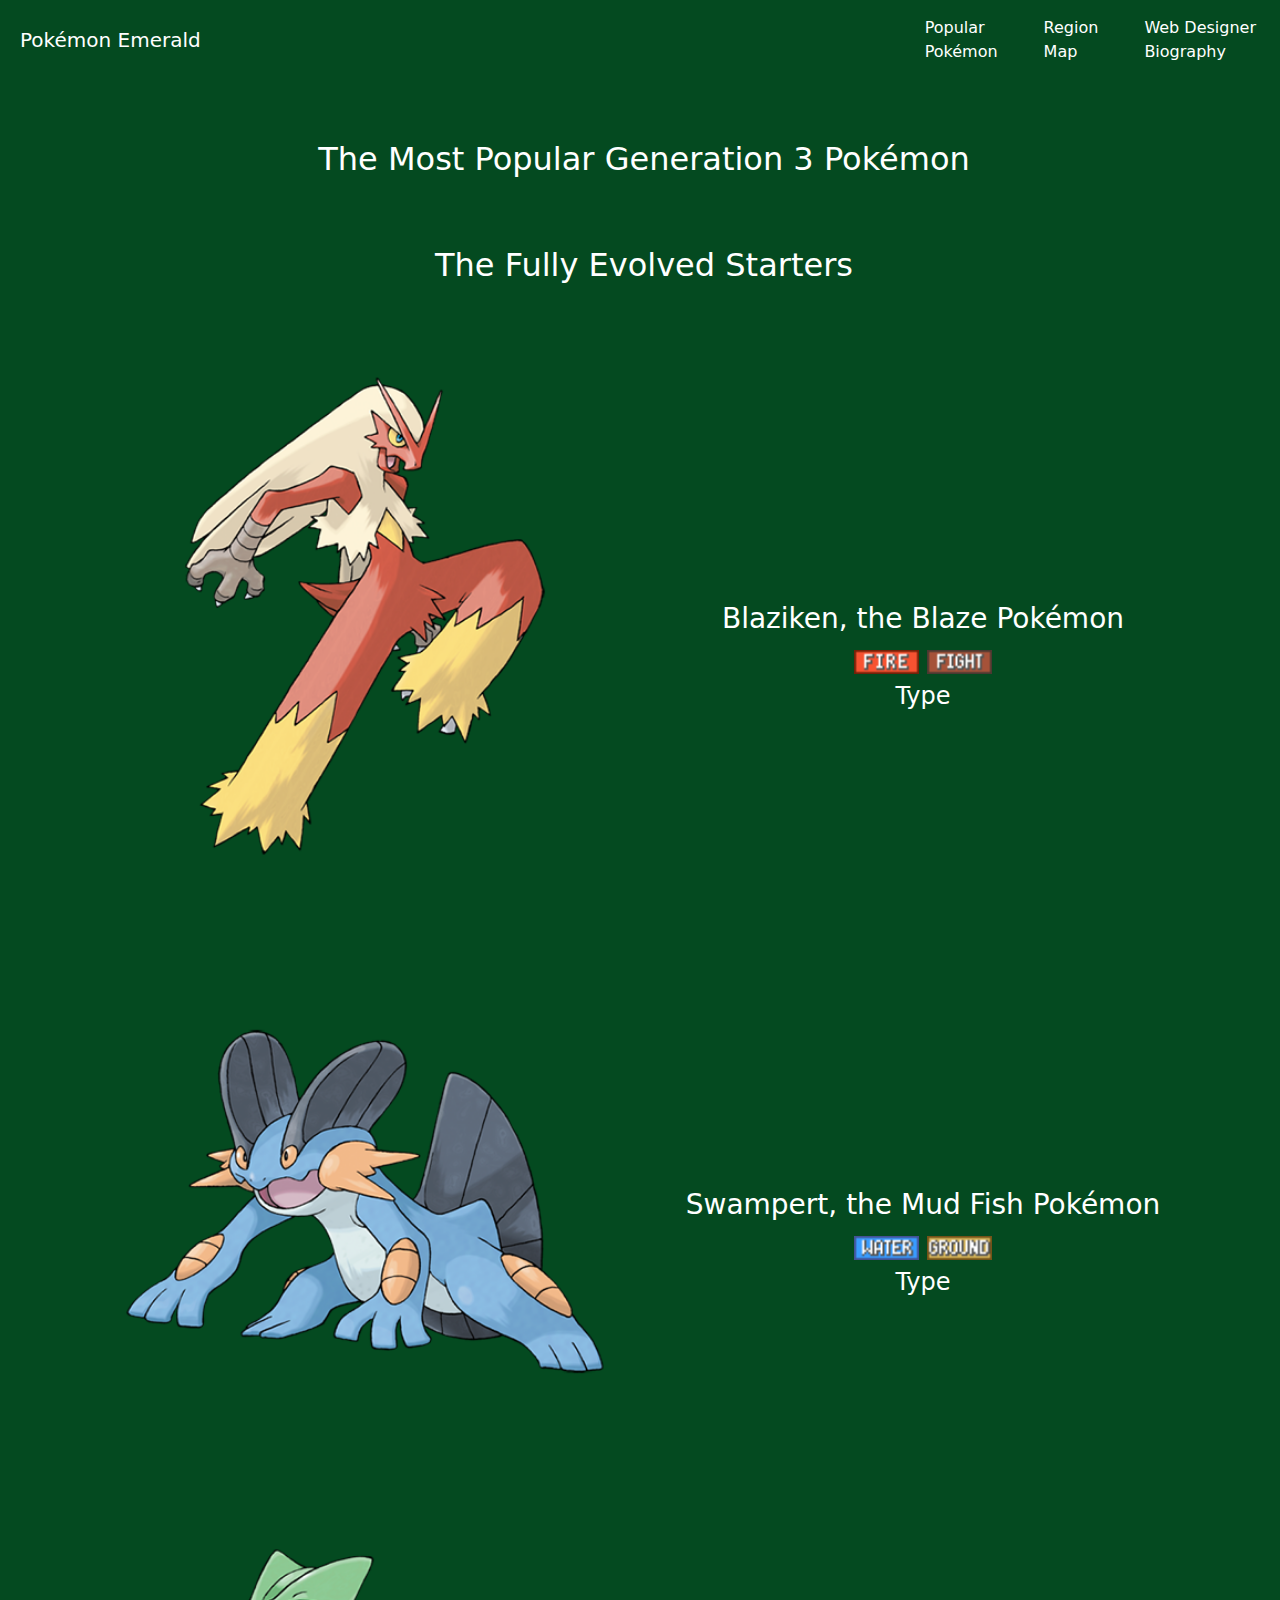
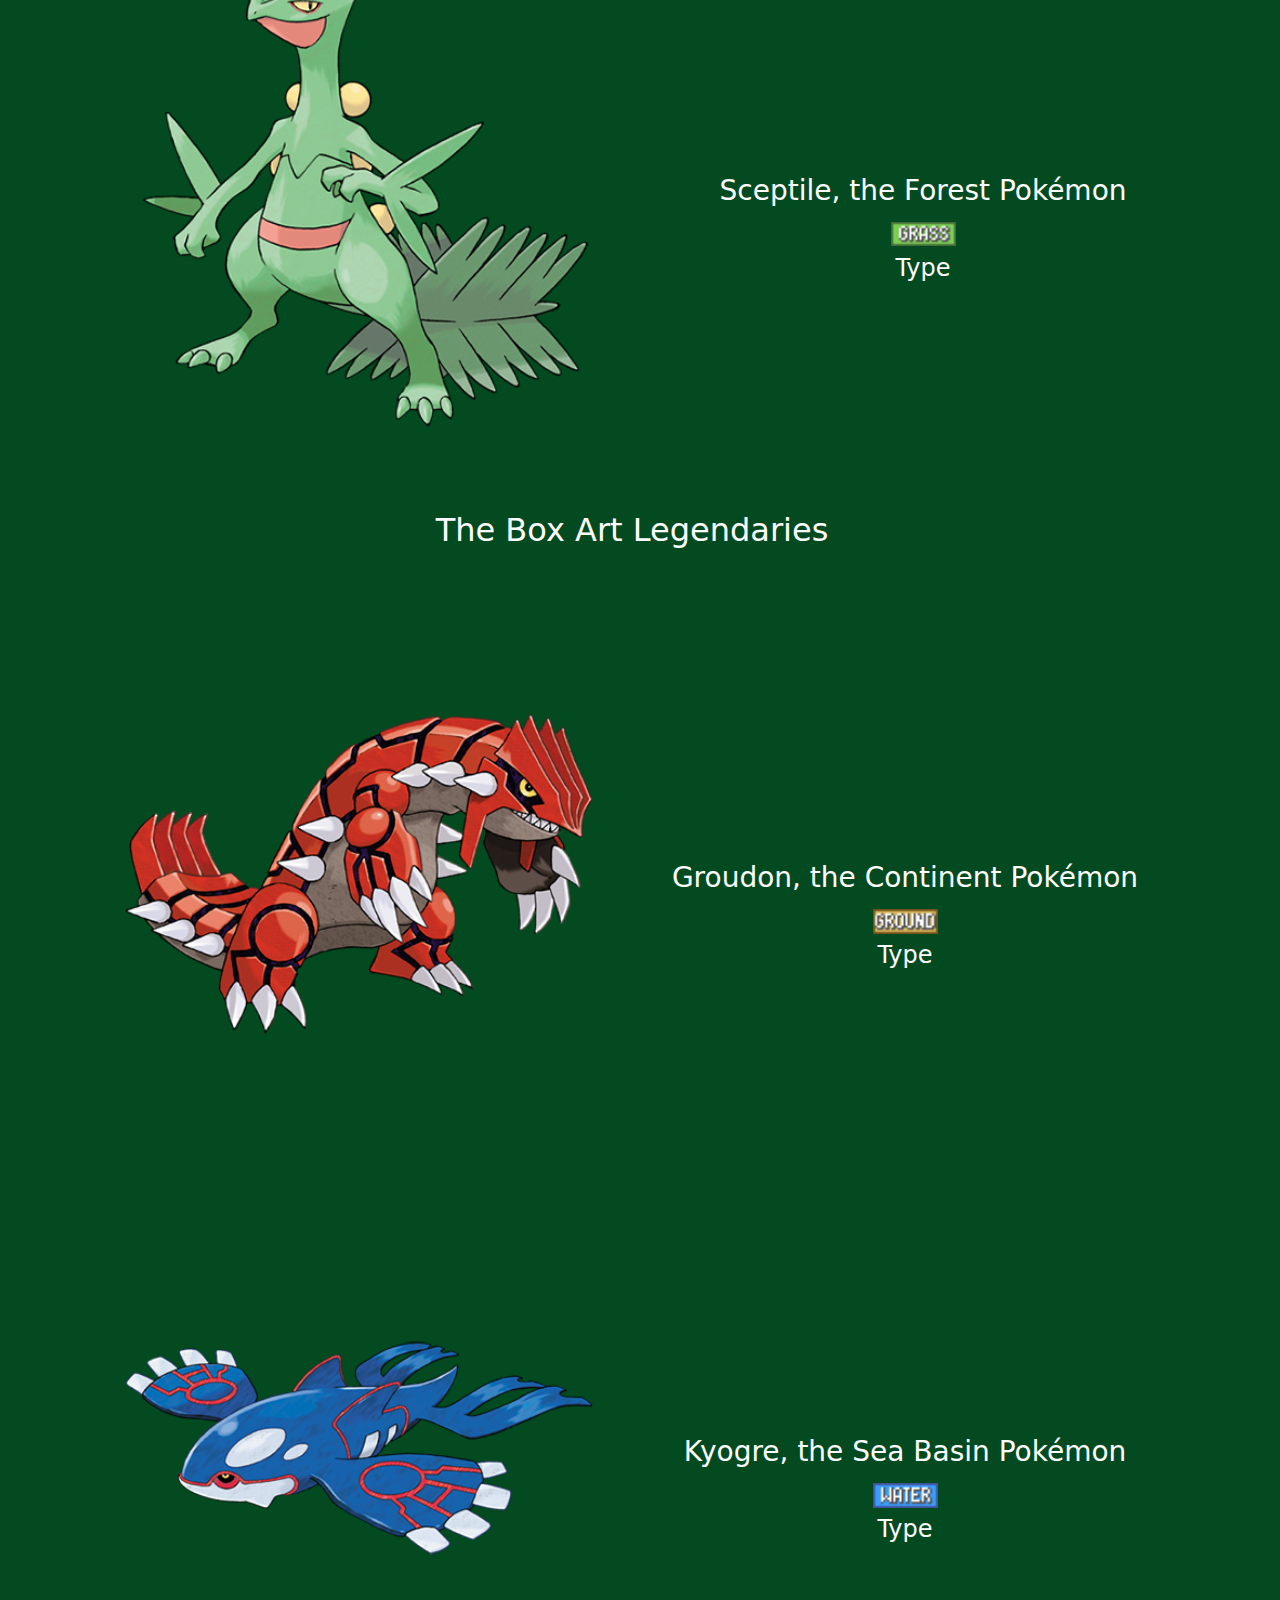
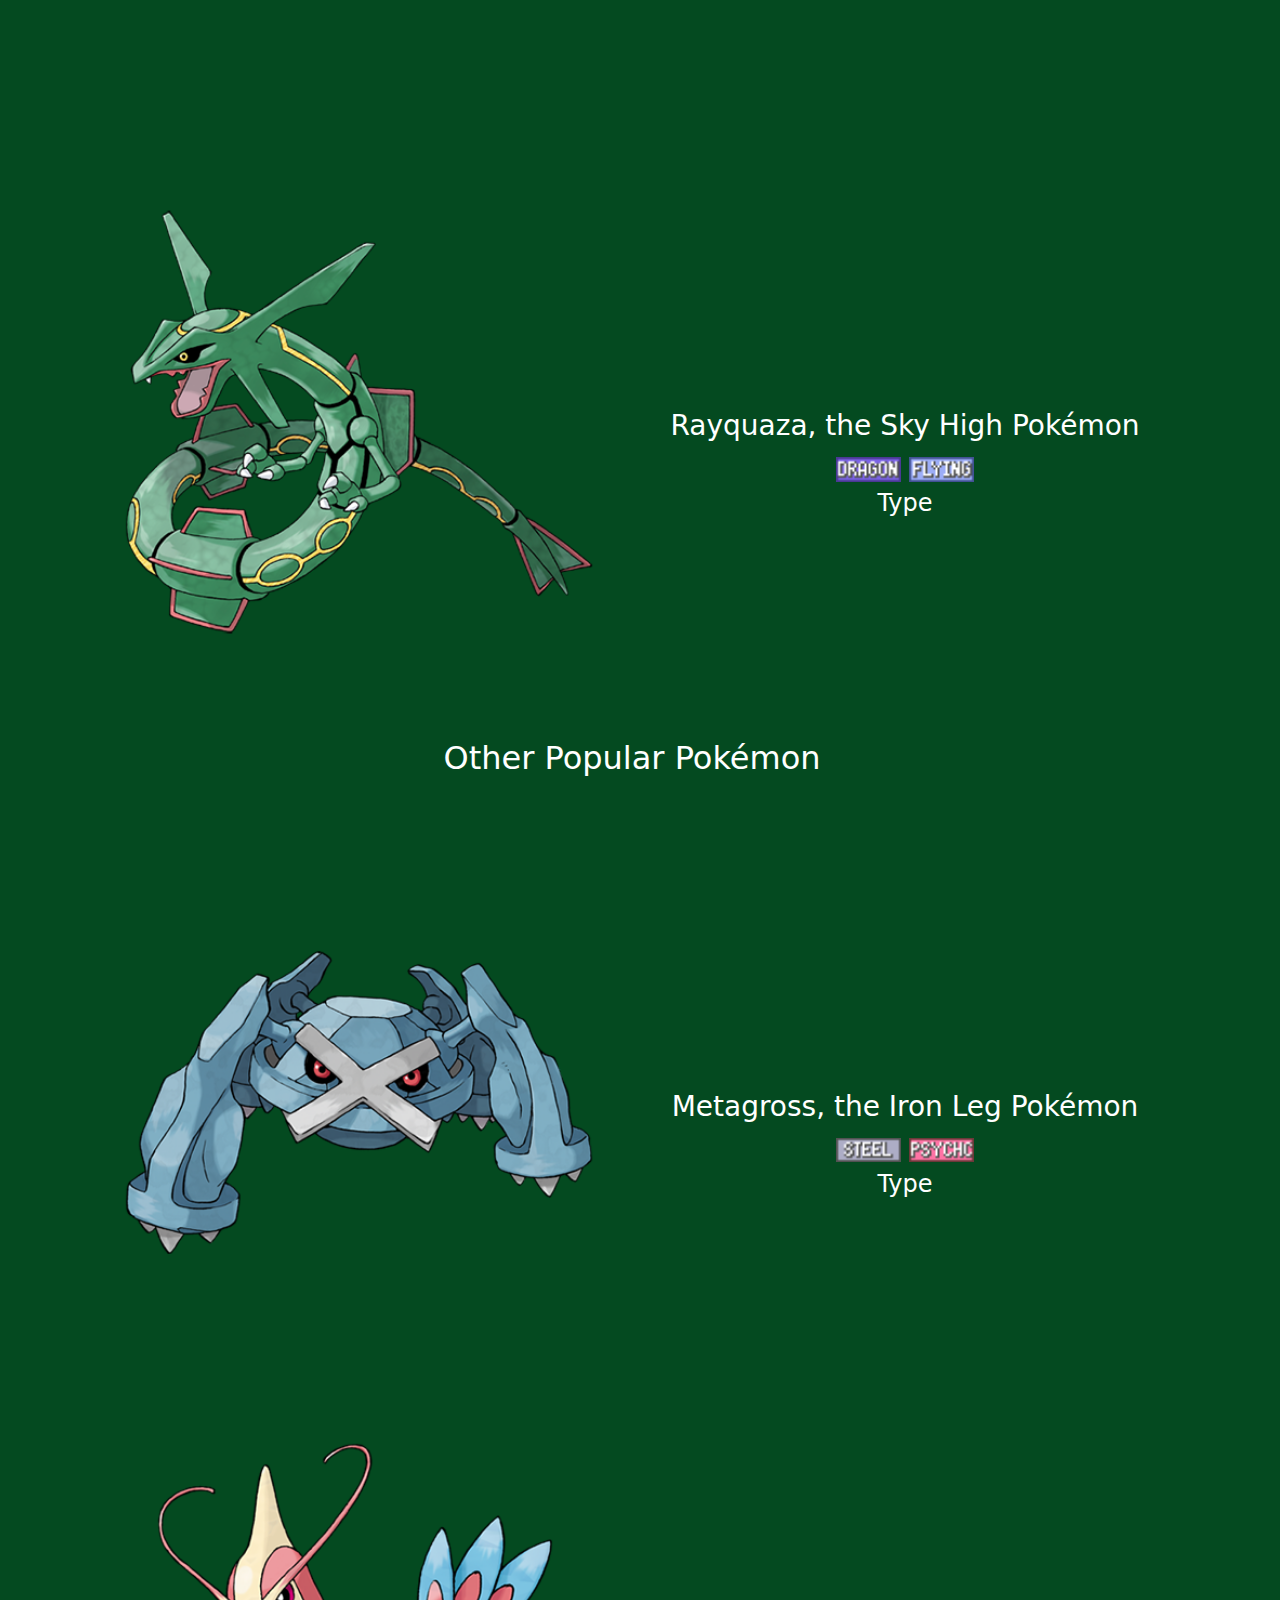
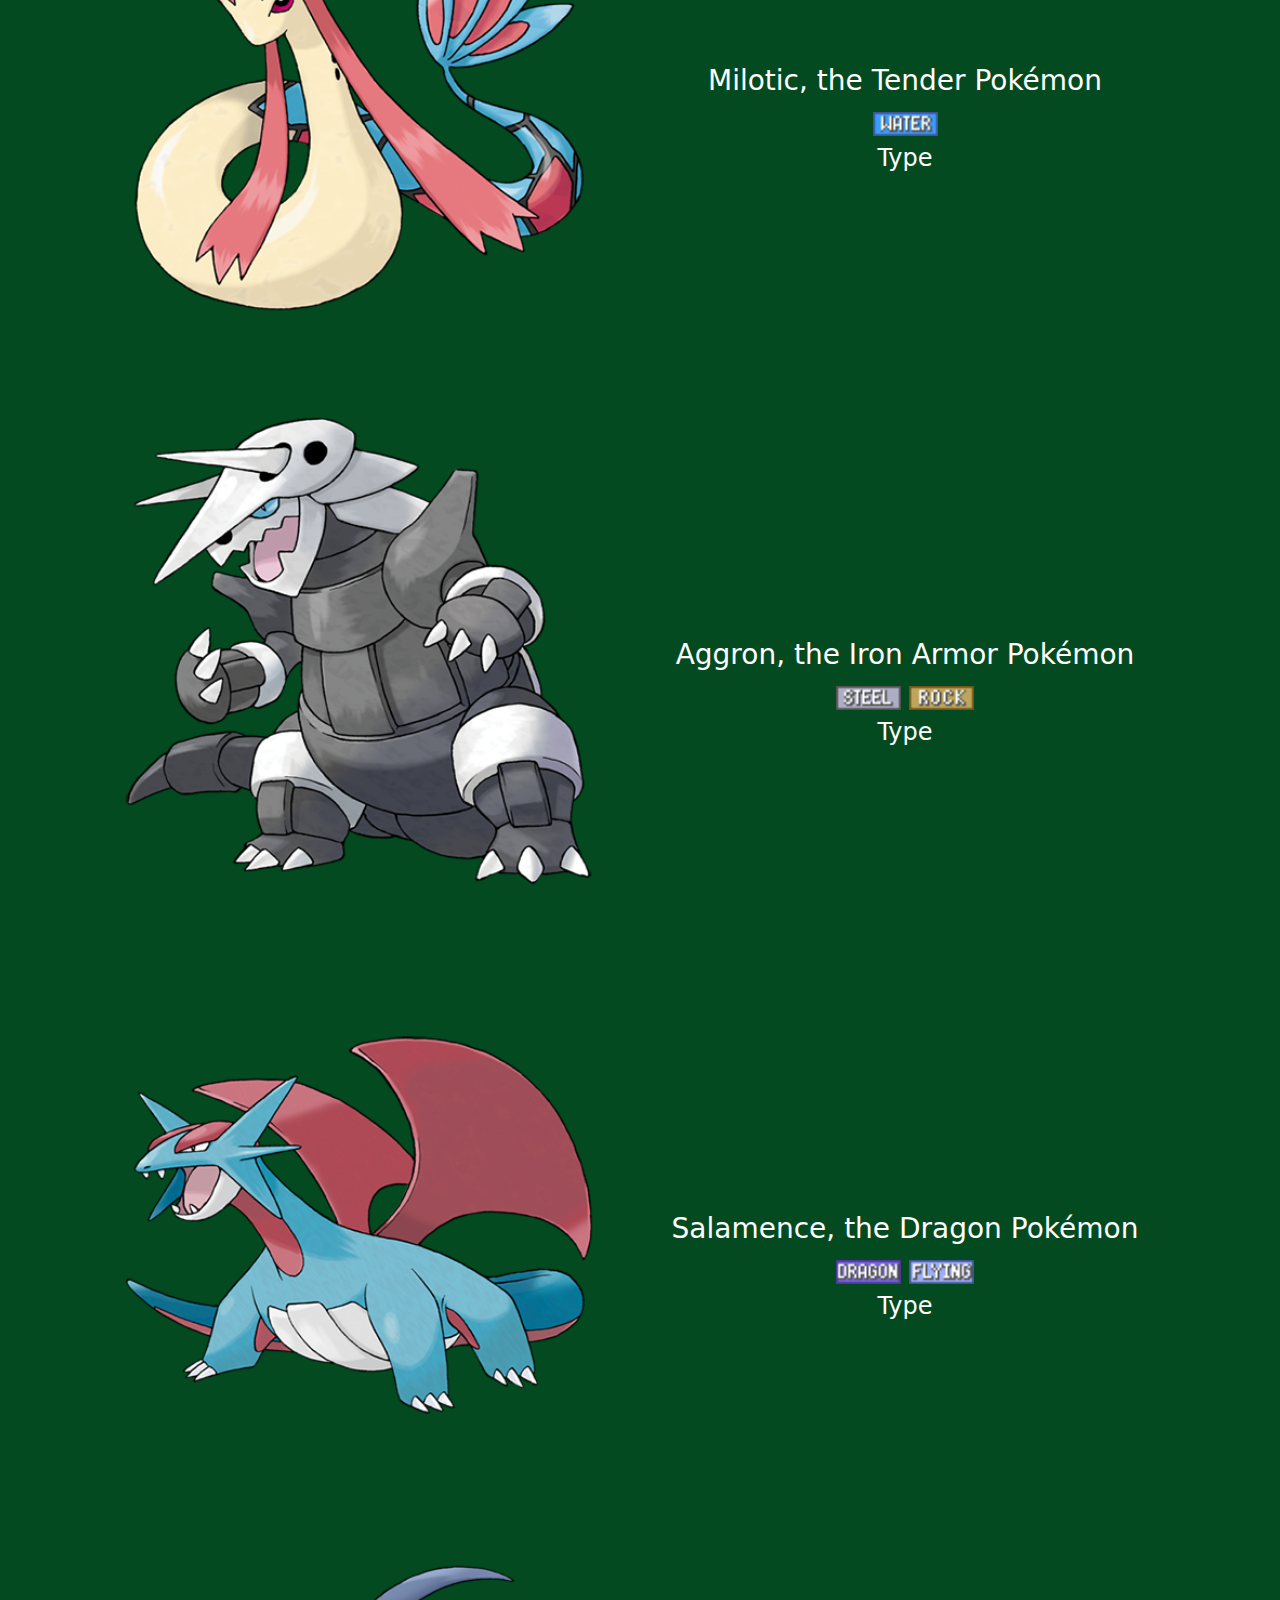
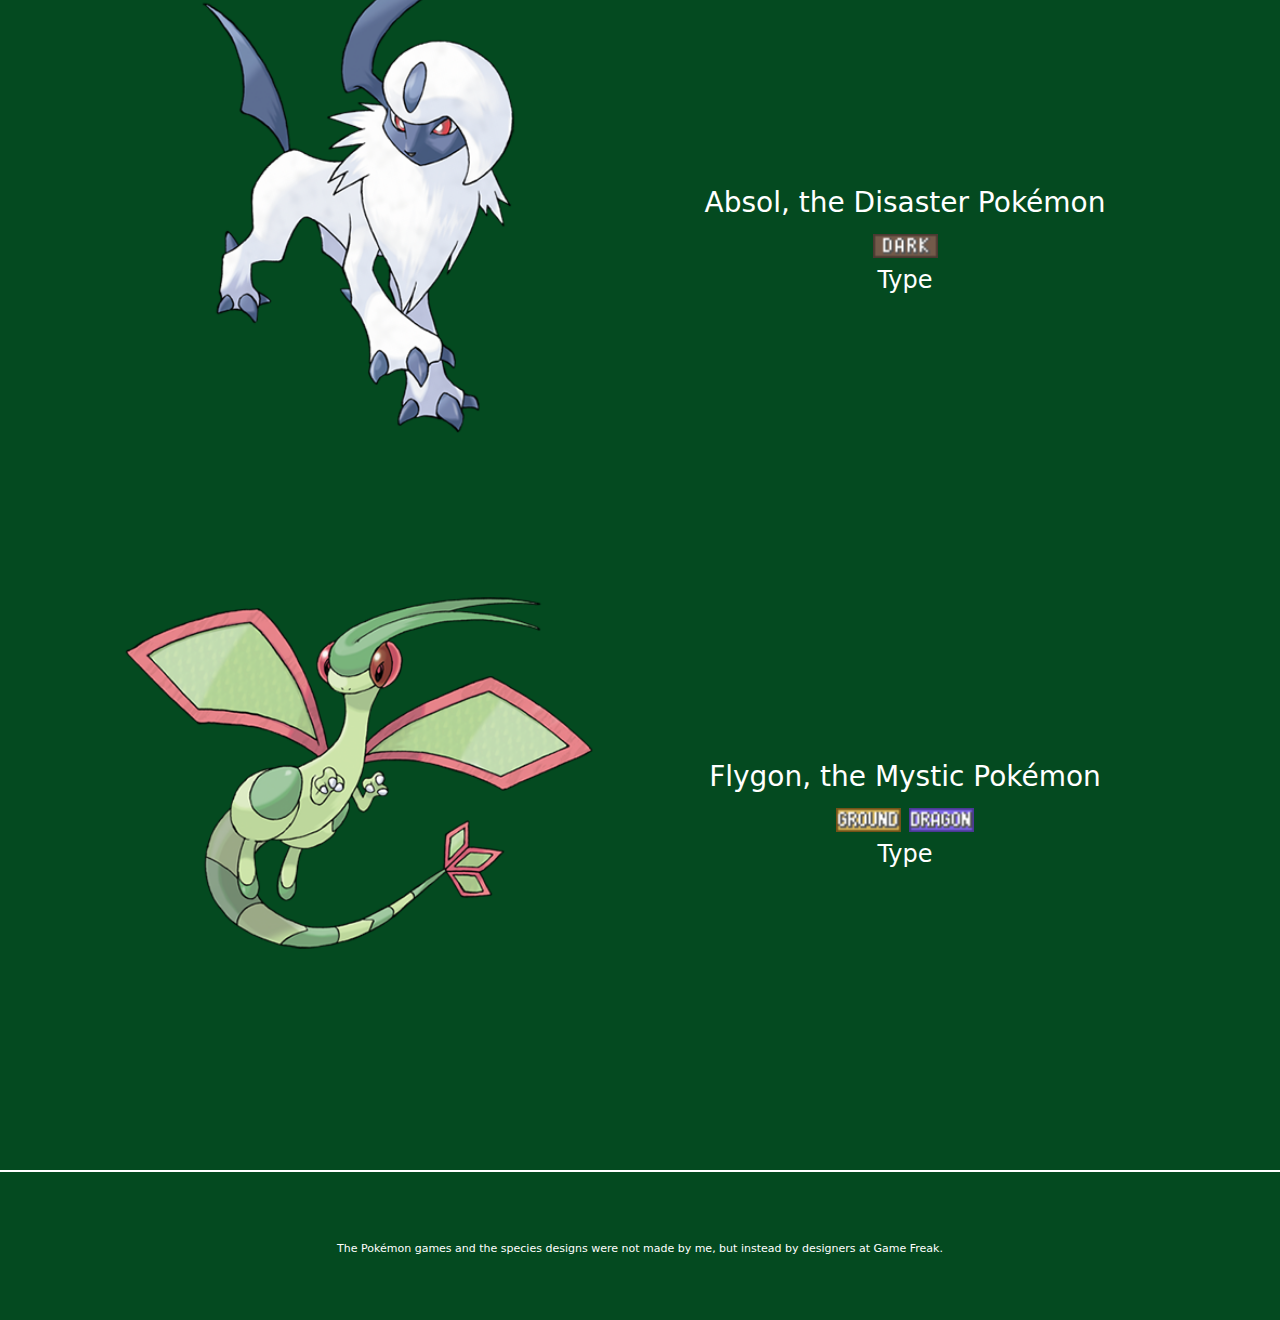
<file: popMons.html>
<!DOCTYPE html>
<html lang="en">
<head>
    <meta charset="UTF-8">
    <meta name="viewport" content="width=device-width, initial-scale=1.0">
    <title>Popular Pokémon Species</title>
    <link href="https://cdn.jsdelivr.net/npm/bootstrap@5.3.3/dist/css/bootstrap.min.css" rel="stylesheet" integrity="sha384-QWTKZyjpPEjISv5WaRU9OFeRpok6YctnYmDr5pNlyT2bRjXh0JMhjY6hW+ALEwIH" crossorigin="anonymous">
    <link rel="stylesheet" href="styles.css">
</head>
<body>
  <nav class="navbar navbar-expand-lg navbar-light bg-light sticky-top">
    <a class="navbar-brand" href="index.html">Pokémon Emerald</a>
      <button class="navbar-toggler" type="button" data-toggle="collapse" data-target="#navbarSupportedContent" aria-controls="navbarSupportedContent" aria-expanded="false" aria-label="Toggle navigation">
        <span class="navbar-toggler-icon"></span>
      </button>
      
      <div class="collapse navbar-collapse" id="navbarSupportedContent">
        <ul class="navbar-nav mr-auto">
          <li class="nav-item active">
            <a class="nav-link emrald" href="popMons.html">Popular Pokémon<span class="sr-only"></span></a>
          </li>
          <li class="nav-item">
            <a class="nav-link" href="map.html">Region Map</a>
          </li>
          <li class="nav-item">
            <a class="nav-link" href="bio.html">Web Designer Biography</a>
          </li>
        </ul>
      </div>
    </nav>
    <main class="container">
      <div class="container">
        <div class="row">
          <div class="col-sm textHeading">
            <h2>The Most Popular Generation 3 Pokémon</h2>
          </div>
        </div>
        <div class="row">
          <div class="col-sm textHeading">
            <h2>The Fully Evolved Starters</h2>
          </div>
        </div>
        <div class="row">
          <div class="col-sm noBorder">
            <img class="starterImage" src="images/blaken.png">
          </div>
          <div class="col-sm speciesText">
            Blaziken, the Blaze Pokémon<br>
            <img class="speciesType" src="typingImages/fire.gif">
            <img class="speciesType" src="typingImages/fighting.gif">
            <h4>Type</h4>
          </div>
          </div>
        <div class="row">
          <div class="col-sm noBorder">
          <img class="starterImage" src="images/samper.png">
          </div>
          <div class="col-sm speciesText">
            Swampert, the Mud Fish Pokémon<br>
            <img class="speciesType" src="typingImages/water.gif">
            <img id="ground" class="speciesType" src="typingImages/ground.gif">
            <h4>Type</h4>
          </div>
        </div>
        <div class="row">
        <div class="col-sm noBorder">
          <img class="starterImage" src="images/tile.png">
        </div>
        <div class="col-sm speciesText">
          Sceptile, the Forest Pokémon<br>
          <img class="speciesType" src="typingImages/grass.gif">
          <h4>Type</h4>
        </div>
        <div class="row">
          <div class="col-sm textHeading">
            <h2>The Box Art Legendaries</h2>
          </div>
        </div>
        <div class="row">
          <div class="col-sm noBorder">
            <img class="starterImage" src="images/brendan.png">
          </div>
          <div class="col-sm speciesText">
            Groudon, the Continent Pokémon<br>
            <img class="speciesType" src="typingImages/ground.gif">
            <h4>Type</h4>
          </div>
        </div>
        <div class="row">
          <div class="col-sm noBorder">
            <img class="starterImage" src="images/fimsh.png">
          </div>
          <div class="col-sm speciesText">
            Kyogre, the Sea Basin Pokémon<br>
            <img class="speciesType" src="typingImages/water.gif">
            <h4>Type</h4>
          </div>
        </div>
        <div class="row">
          <div class="col-sm noBorder">
            <img class="starterImage" src="images/quay.png">
          </div>
          <div class="col-sm speciesText">
            Rayquaza, the Sky High Pokémon<br>
            <img class="speciesType" src="typingImages/dragon.gif">
            <img class="speciesType" src="typingImages/flying.gif">
            <h4>Type</h4>
          </div>
        </div>
        <div class="row">
          <div class="col-sm textHeading">
            <h2>Other Popular Pokémon</h2>
          </div>
        </div>
        <div class="row">
          <div class="col-sm noBorder">
            <img class="starterImage" src="images/megros.png">
          </div>
          <div class="col-sm speciesText">
            Metagross, the Iron Leg Pokémon<br>
            <img class="speciesType" src="typingImages/steel.gif">
            <img class="speciesType" src="typingImages/psychic.gif">
            <h4>Type</h4>
          </div>
        </div>
        <div class="row">
          <div class="col-sm noBorder">
            <img class="starterImage" src="images/motic.png">
          </div>
          <div class="col-sm speciesText">
            Milotic, the Tender Pokémon<br>
            <img class="speciesType" src="typingImages/water.gif">
            <h4>Type</h4>
          </div>
        </div>
        <div class="row">
          <div class="col-sm noBorder">
            <img class="starterImage" src="images/argon.png">
          </div>
          <div class="col-sm speciesText">
            Aggron, the Iron Armor Pokémon<br>
            <img class="speciesType" src="typingImages/steel.gif">
            <img class="speciesType" src="typingImages/rock.gif">
            <h4>Type</h4>
          </div>
        </div>
        <div class="row">
          <div class="col-sm noBorder">
            <img class="starterImage" src="images/samen.png">
          </div>
          <div class="col-sm speciesText">
            Salamence, the Dragon Pokémon<br>
            <img class="speciesType" src="typingImages/dragon.gif">
            <img class="speciesType" src="typingImages/flying.gif">
            <h4>Type</h4>
          </div>
        </div>
        <div class="row">
          <div class="col-sm noBorder">
            <img class="starterImage" src="images/abol.png">
          </div>
          <div class="col-sm speciesText">
            Absol, the Disaster Pokémon<br>
            <img class="speciesType" src="typingImages/dark.gif">
            <h4>Type</h4>
          </div>
        </div>
        <div class="row">
          <div class="col-sm noBorder">
            <img class="starterImage" src="images/fygo.png">
          </div>
          <div class="col-sm speciesText">
            Flygon, the Mystic Pokémon<br>
            <img class="speciesType" src="typingImages/ground.gif">
            <img class="speciesType" src="typingImages/dragon.gif">
            <h4>Type</h4>
          </div>
        </div>
      </div>
    </main>
  <footer class="footer">
    <h6>The Pokémon games and the species designs were not made by me, but instead by designers at Game Freak.</h6>
  </footer>
</body>
</html>
</file>
<file: styles.css>
/* #1A4490 Egyptian Blue #044a20 Green #D0A652 Apache #91556E Cannon Pink */

.navbar, body{
    background-color: #044a20 !important;
    color: white;
}

.navbar-brand, .nav-link {
    color: #ffffff !important;
    align-self: center;
}

.navbar-brand {
    margin-left: 20px;
}

.nav-link {
    margin-left: 30px;
}

.emrald {
    margin-left: 700px;
}

#hero {
    width: 100%;
}

.col-sm {
    margin-left: 8px;
    margin-top: 60px;
    border: 2px solid #ffffff;
    border-radius: 20px;
    text-align: center;
}

#home-col {
    width: 300px !important;
}

.hero {
    height: 100%;
    background-position: center;
    background-repeat: no-repeat;
    max-width: auto;
}

.mapHero {
    width: 100%;
    background-position: center;
    background-repeat: no-repeat;
    max-width: auto;
}

.heroText {
    z-index: 2;
    background-color: #044a20;
    width: 250px;
    border: 2px solid #ffffff;
    border-radius: 20px;
    text-align: center;
    margin-left: 600px;
    margin-bottom: 50px;
}

.container {
    padding-bottom: 70px;
}

.footer {
    height: 150px;
    border-top: 2px solid white;
}

h6 {
    text-align: center;
    font-size: 11px;
    padding-top: 70px;
}

.invisible {
    visibility: hidden;
}

.textHeading {
    border: none;
    text-align: center;
    font-size: 35px;
}

.starterImage {
    width: 100%;
}

.noBorder {
    border: none;
}

.speciesText {
    width: 200px;
    border: none;
    text-align: center;
    padding-top: 22%;
    font-size: 28px;
}

.speciesType {
    width: 65px;
}
</file>
